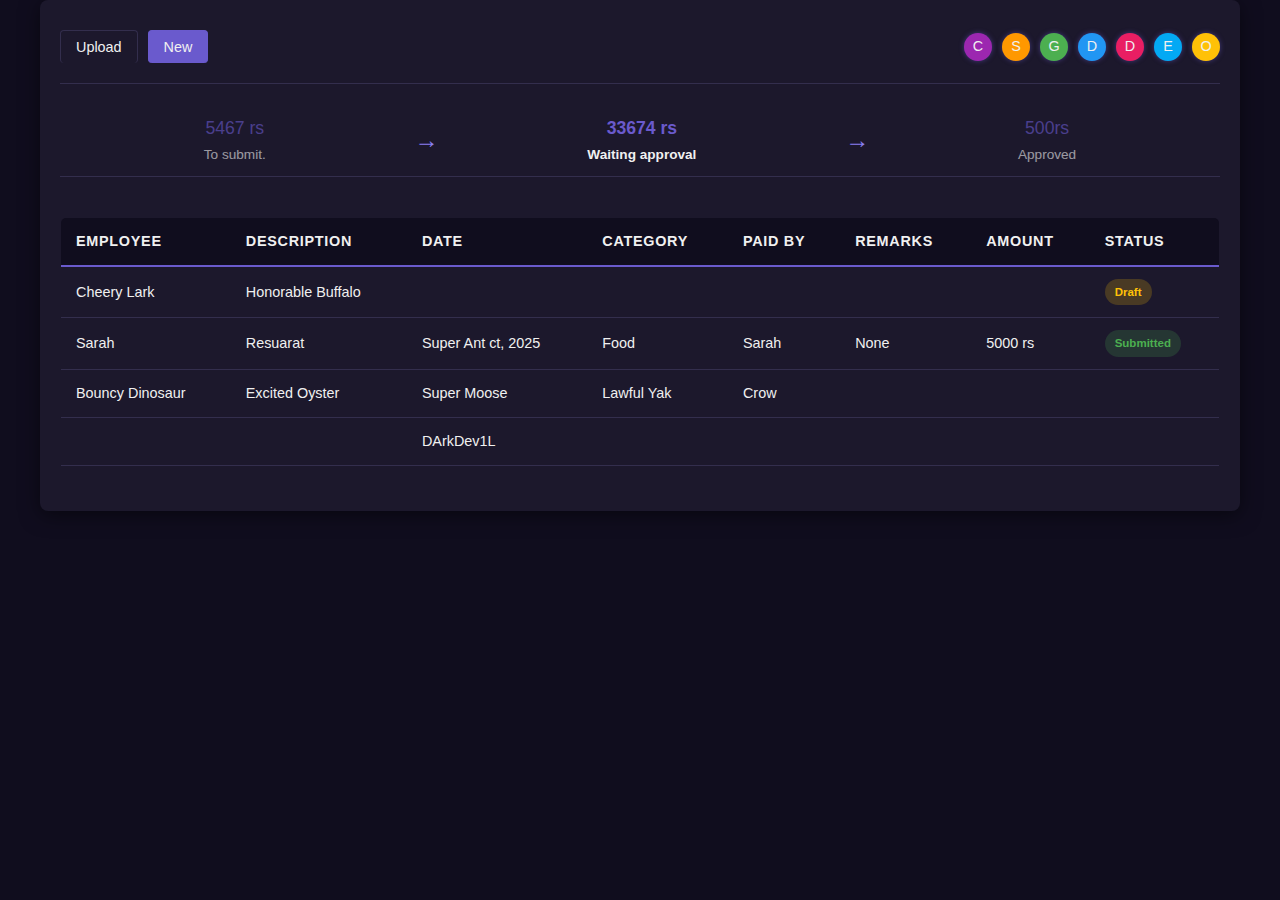
<file: employee/employee1.html>
<!DOCTYPE html>
<html lang="en">
<head>
    <meta charset="UTF-8">
    <meta name="viewport" content="width=device-width, initial-scale=1.0">
    <title>Expense Report Sketch</title>
    <link rel="stylesheet" href="employee1.css">
    <link href="https://fonts.googleapis.com/css2?family=Permanent+Marker&family=Kalam:wght@300;400;700&display=swap" rel="stylesheet">
</head>
<body>
    <div class="container">
        <div class="header">
            <div class="tabs">
                <button class="tab-button" id="upload-tab">Upload</button>
                <button class="tab-button active" id="new-tab">New</button>
            </div>
            <div class="right-menu">
                <span class="menu-item" style="background-color: #9C27B0;">C</span>
                <span class="menu-item" style="background-color: #FF9800;">S</span>
                <span class="menu-item" style="background-color: #4CAF50;">G</span>
                <span class="menu-item" style="background-color: #2196F3;">D</span>
                <span class="menu-item" style="background-color: #E91E63;">D</span>
                <span class="menu-item" style="background-color: #03A9F4;">E</span>
                <span class="menu-item" style="background-color: #FFC107;">O</span>
            </div>
        </div>

        <div class="workflow-bar">
            <div class="status-step">
                <p>5467 rs</p>
                <p>To submit.</p>
            </div>
            <span class="arrow-line">→</span>
            <div class="status-step active-step">
                <p>33674 rs</p>
                <p>Waiting approval</p>
            </div>
            <span class="arrow-line">→</span>
            <div class="status-step">
                <p>500rs</p>
                <p>Approved</p>
            </div>
        </div>
        
        <div class="table-container">
            <table>
                <thead>
                    <tr>
                        <th class="employee-col">Employee</th>
                        <th class="description-col">Description</th>
                        <th class="date-col">Date</th>
                        <th class="category-col">Category</th>
                        <th class="paidby-col">Paid By</th>
                        <th class="remarks-col">Remarks</th>
                        <th class="amount-col">Amount</th>
                        <th class="status-col">Status</th>
                    </tr>
                </thead>
                <tbody>
                    <tr id="row-1">
                        <td class="employee-col">Cheery Lark</td>
                        <td class="description-col">Honorable Buffalo</td>
                        <td class="date-col"></td>
                        <td class="category-col"></td>
                        <td class="paidby-col"></td>
                        <td class="remarks-col"></td>
                        <td class="amount-col"></td>
                        <td class="status-col"><span class="status draft" data-status="Draft">Draft</span></td>
                    </tr>
                    <tr id="row-2">
                        <td class="employee-col">Sarah</td>
                        <td class="description-col">Resuarat</td>
                        <td class="date-col">Super Ant ct, 2025</td>
                        <td class="category-col">Food</td>
                        <td class="paidby-col">Sarah</td>
                        <td class="remarks-col">None</td>
                        <td class="amount-col">5000 rs</td>
                        <td class="status-col"><span class="status submitted" data-status="Submitted">Submitted</span></td>
                    </tr>
                    <tr id="row-3">
                        <td class="employee-col">Bouncy Dinosaur</td>
                        <td class="description-col">Excited Oyster</td>
                        <td class="date-col">Super Moose</td>
                        <td class="category-col">Lawful Yak</td>
                        <td class="paidby-col">Crow</td>
                        <td class="remarks-col"></td>
                        <td class="amount-col"></td>
                        <td class="status-col"></td>
                    </tr>
                    <tr id="row-4">
                        <td class="employee-col"></td>
                        <td class="description-col"></td>
                        <td class="date-col">DArkDev1L</td>
                        <td class="category-col"></td>
                        <td class="paidby-col"></td>
                        <td class="remarks-col"></td>
                        <td class="amount-col"></td>
                        <td class="status-col"></td>
                    </tr>
                    <tr id="row-5">
                        <td class="employee-col"></td>
                        <td class="description-col"></td>
                        <td class="date-col"></td>
                        <td class="category-col"></td>
                        <td class="paidby-col"></td>
                        <td class="remarks-col"></td>
                        <td class="amount-col"></td>
                        <td class="status-col"></td>
                    </tr>
                </tbody>
            </table>
        </div>
    </div>
    <script src="employee1.js"></script>
</body>
</html>
</file>
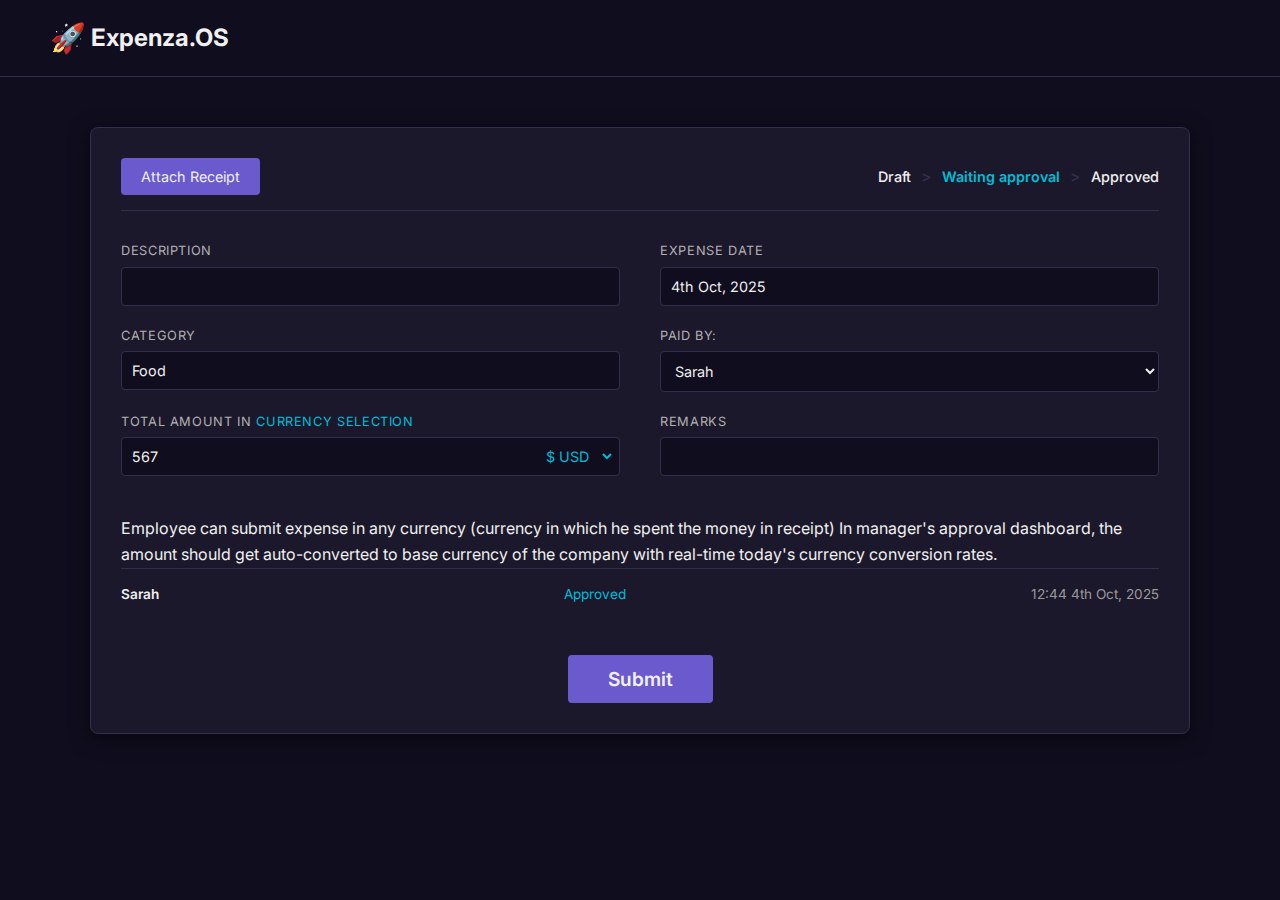
<file: employee/employee2.html>
<!DOCTYPE html>
<html lang="en">
<head>
    <meta charset="UTF-8">
    <meta name="viewport" content="width=device-width, initial-scale=1.0">
    <title>Expense Submission Form</title>
    <link rel="stylesheet" href="employee2.css"> 
</head>
<body class="form-page">

<header class="top-header">
    <a href="#" class="logo">
        <span class="logo-icon">🚀</span> Expenza.OS
    </a>
</header>
    
<div class="form-container">
        <div class="form-header">
            <button class="attach-button">Attach Receipt</button>
            <div class="workflow-status">
                <span class="status-item">Draft</span>
                <span class="separator">&gt;</span>
                <span class="status-item active">Waiting approval</span>
                <span class="separator">&gt;</span>
                <span class="status-item">Approved</span>
            </div>
        </div>

        <form id="expenseForm">
            <div class="form-grid">
                <div class="field-group">
                    <label for="description">Description</label>
                    <input type="text" id="description" name="description" required>
                </div>
                <div class="field-group">
                    <label for="expenseDate">Expense Date</label>
                    <input type="text" id="expenseDate" name="expenseDate" value="4th Oct, 2025" required>
                </div>
                <div class="field-group">
                    <label for="category">Category</label>
                    <input type="text" id="category" name="category" value="Food" required>
                </div>
                <div class="field-group">
                    <label for="paidBy">Paid by: </label>
                    <select id="paidBy" name="paidBy">
                        <option value="Unique Cormorant">Sarah</option>
                        <option value="Unique Cormorant">Micthell</option>
                        <option value="Unique Cormorant">Jhon</option>
                        <option value="Unique Cormorant">Andreas</option>
                    </select>
                </div>
                <div class="field-group">
    <label for="totalAmount">Total amount in <span class="currency-text">currency selection</span></label>
    <div style="position: relative; display: flex; align-items: center;">
        <input type="number" id="totalAmount" name="totalAmount" value="567" required style="padding-right: 60px;">
        <select id="currencySelect" name="currencySelect" style="width: auto; position: absolute; right: 5px; background: transparent; border: none; color: var(--accent-color-blue);">
            <option value="USD">$ USD</option>
            <option value="EUR">€ EUR</option>
            <option value="GBP">£ GBP</option>
            <option value="INR">₹ INR</option>
            <option value="JPY">¥ JPY</option>
        </select>
    </div>
</div>
                <div class="field-group">
                    <label for="remarks">Remarks</label>
                    <input type="text" id="remarks" name="remarks">
                </div>
            </div>
            

                <span class="annotation-arrow"></span>
                Employee can submit expense in any currency (currency in which he spent the money in receipt)
                In manager's approval dashboard, the amount should get auto-converted to base currency of the company with real-time today's currency conversion rates.
            </p>

            <div class="approval-mockup">
                <div class="approval-line">
                    <span class="label">Sarah</span>
                    <span class="label">Approved</span>
                    <span class="label">12:44 4th Oct, 2025</span>
                </div>
            </div>

            <div class="form-footer">
                <button type="submit" class="submit-button">Submit</button>
            </div>
        </form>
    </div>
    <script src="employee2.js"></script>
</body>
</html>
</file>
<file: employee/employee1.css>
/* --- Global Reset and Dark Theme Setup --- */

:root {
    /* Colors inspired by Expenga OS homepage */
    --primary-bg: #100d1e; /* Deep dark background (dark purple/blue) */
    --secondary-bg: #1c182c; /* Slightly lighter background for sections/cards */
    --primary-text: #f0f0f0; /* Off-white text */
    --accent-color: #6a5acd; /* Medium purple accent (used for main links/buttons) */
    --hover-color: #8a7ff2; /* Lighter purple/blue for hover effects */
    --border-color: #332e4d; /* Subtle border color */
    --font-family-sans: 'Inter', sans-serif; /* A common, clean, modern font */
}

/* Import a clean modern font like Inter */
@import url('https://fonts.googleapis.com/css2?family=Inter:wght@100..900&display=swap');

* {
    box-sizing: border-box;
    margin: 0;
    padding: 0;
}

body {
    background-color: var(--primary-bg);
    color: var(--primary-text);
    font-family: var(--font-family-sans);
    line-height: 1.6;
    padding: 0;
    min-height: 100vh;
}

.container {
    max-width: 1200px;
    margin: 0 auto;
    border: none; /* Remove the old chalkboard border */
    padding: 20px;
    position: relative;
    background-color: var(--secondary-bg); /* Use secondary color for the main content area */
    border-radius: 8px; /* Smooth corners */
    box-shadow: 0 4px 20px rgba(0, 0, 0, 0.5); /* Subtle shadow */
}

/* --- Header & Tabs (Now using the Expenga OS style) --- */

.header {
    display: flex;
    justify-content: space-between;
    align-items: center;
    border-bottom: 1px solid var(--border-color);
    padding: 10px 0 20px 0;
    margin-bottom: 20px;
}

.tabs {
    display: flex;
    position: static; /* Remove old positioning */
    gap: 10px;
}

.tab-button {
    background-color: transparent;
    border: 1px solid var(--border-color);
    border-radius: 4px;
    color: var(--primary-text);
    padding: 8px 15px;
    cursor: pointer;
    font-family: var(--font-family-sans);
    font-size: 0.9em;
    transition: all 0.2s ease;
    border-bottom: 1px solid var(--border-border-color); /* Add back the bottom border */
    margin-right: 0;
}

.tab-button:hover {
    background-color: var(--border-color);
}

.tab-button.active {
    background-color: var(--accent-color);
    color: var(--primary-text);
    border-color: var(--accent-color);
}

/* Remove old specific text annotations */
.tab-button#upload-tab::before {
    content: none;
}

.right-menu {
    display: flex;
    gap: 10px;
}

.menu-item {
    display: flex;
    justify-content: center;
    align-items: center;
    width: 28px;
    height: 28px;
    border-radius: 50%;
    font-size: 0.9em;
    font-weight: 500;
    color: var(--primary-text);
    border: none;
    box-shadow: 0 0 5px rgba(106, 90, 205, 0.5); /* Glowing effect for menu items */
}

/* --- Workflow Bar (Styled as a modern progress tracker) --- */

.workflow-bar {
    display: flex;
    align-items: center;
    justify-content: space-between;
    padding: 10px 0;
    margin-bottom: 30px;
    font-family: var(--font-family-sans);
    border-bottom: 1px solid var(--border-color);
}

.status-step {
    text-align: center;
    padding: 0 20px;
    position: relative;
    flex-grow: 1;
    opacity: 0.6;
}

.status-step.active-step {
    opacity: 1;
    font-weight: bold;
}

.status-step p:first-child {
    margin-bottom: 2px;
    font-size: 1.1em;
    color: var(--accent-color); /* Highlight the amount */
}

.status-step p:last-child {
    font-size: 0.85em;
    margin-top: 0;
    color: var(--primary-text);
}

.arrow-line {
    font-size: 1.5em;
    margin: 0 5px;
    color: var(--hover-color);
    font-weight: 300;
    flex-shrink: 0;
}

/* --- Table (Clean, minimalist dark mode table) --- */

.table-container {
    padding-top: 10px;
    overflow-x: auto;
}

table {
    width: 100%;
    border-collapse: collapse;
    font-size: 0.9em;
    border: 1px solid var(--border-color);
    border-radius: 6px;
    overflow: hidden; /* Ensures borders/shadows work properly */
}

th, td {
    padding: 12px 15px;
    text-align: left;
    border-bottom: 1px solid var(--border-color); /* Horizontal lines */
}

th {
    background-color: var(--primary-bg);
    border-bottom: 2px solid var(--accent-color); /* Accent line for header */
    font-family: var(--font-family-sans);
    font-weight: 600;
    color: var(--primary-text);
    text-transform: uppercase;
    letter-spacing: 0.05em;
}

/* Remove vertical lines for a cleaner look */
th, td {
    border-right: none;
}

/* Hover effect on rows for better UX */
tbody tr:hover {
    background-color: rgba(106, 90, 205, 0.1); /* Subtle purple hover */
}

/* Status Badges */
.status {
    padding: 4px 10px;
    border-radius: 20px;
    font-weight: 600;
    border: none;
    cursor: pointer;
    display: inline-block;
    font-family: var(--font-family-sans);
    font-size: 0.8em;
}

.draft {
    background-color: rgba(255, 193, 7, 0.2); /* Yellow background */
    color: #FFC107; /* Yellow text */
}

.submitted {
    background-color: rgba(76, 175, 80, 0.2); /* Green background */
    color: #4CAF50; /* Green text */
}

/* Remove all old chalk/sketch annotations */
.employee-col::before, .table-container::after {
    content: none !important;
}
</file>
<file: employee/employee2.css>
/* --- Global Reset and Dark Theme Setup (Based on Expenga OS Video) --- */

@import url('https://fonts.googleapis.com/css2?family=Inter:wght@100..900&display=swap');
@import url('https://fonts.googleapis.com/css2?family=Kalam:wght@300;400;700&family=Permanent+Marker&display=swap'); /* Keep for compatibility if needed, but 'Inter' is primary */

:root {
    /* Colors inspired by Expenga OS video */
    --primary-bg: #100d1e; /* Deep dark background */
    --secondary-bg: #1c182c; /* Slightly lighter background for cards/containers */
    --primary-text: #f0f0f0; /* Off-white text */
    --accent-color-purple: #6a5acd; /* Primary purple accent */
    --accent-color-blue: #00bcd4; /* Cyan/Blue accent for some elements (like links/hovers) */
    --border-color: #332e4d; /* Subtle border color */
    --font-family-sans: 'Inter', sans-serif;
    --font-family-sketch: 'Kalam', cursive; /* Fallback for sketch elements if needed */
}

* {
    box-sizing: border-box;
    margin: 0;
    padding: 0;
}

body {
    background-color: var(--primary-bg);
    color: var(--primary-text);
    font-family: var(--font-family-sans);
    line-height: 1.6;
    padding: 0;
    min-height: 100vh;
}

/* --- Header & Navigation (Matching Expenga OS Top Bar) --- */

.top-header {
    display: flex;
    justify-content: space-between;
    align-items: center;
    padding: 15px 50px;
    background-color: var(--primary-bg); /* Use primary BG */
    border-bottom: 1px solid var(--border-color);
    position: sticky;
    top: 0;
    z-index: 100;
}

.logo {
    display: flex;
    align-items: center;
    font-size: 1.5em;
    font-weight: 700;
    color: var(--primary-text);
    text-decoration: none;
}

.logo-icon {
    /* Placeholder for a logo icon (e.g., a simple SVG or font icon) */
    color: var(--accent-color-purple);
    margin-right: 5px;
    font-size: 1.2em;
}

.nav-links a {
    color: var(--primary-text);
    text-decoration: none;
    margin-left: 25px;
    font-size: 0.9em;
    font-weight: 500;
    transition: color 0.2s;
}

.nav-links a:hover {
    color: var(--accent-color-blue);
}

.auth-buttons button {
    font-family: var(--font-family-sans);
    font-size: 0.9em;
    padding: 8px 18px;
    margin-left: 10px;
    border-radius: 4px;
    cursor: pointer;
    transition: background-color 0.2s;
    border: none; /* Remove sketch border */
    margin-top: 0;
}

.auth-buttons .login-btn {
    background: transparent;
    color: var(--primary-text);
    border: 1px solid var(--border-color);
}

.auth-buttons .login-btn:hover {
    border-color: var(--accent-color-blue);
    color: var(--accent-color-blue);
}

.auth-buttons .signup-btn {
    background-color: var(--accent-color-purple);
    color: var(--primary-text);
    font-weight: 600;
}

.auth-buttons .signup-btn:hover {
    background-color: var(--hover-color); /* Need a hover color variable */
    filter: brightness(1.2);
}

/* --- Main Container Styling (Applied to both index.html .container and form.html .form-container) --- */

.container, .form-container {
    max-width: 1100px; /* Wider container for modern feel */
    margin: 50px auto;
    border: 1px solid var(--border-color); /* Clean border */
    padding: 30px;
    background-color: var(--secondary-bg); 
    box-shadow: 0 4px 20px rgba(0, 0, 0, 0.5); /* Subtle shadow */
    border-radius: 8px;
    position: relative;
}

/* --- Global Elements (Form Fields) --- */

input[type="text"], input[type="number"], select {
    background: var(--primary-bg); /* Dark background for inputs */
    border: 1px solid var(--border-color);
    border-radius: 4px;
    color: var(--primary-text);
    padding: 10px;
    width: 100%;
    font-family: var(--font-family-sans);
    font-size: 0.9em;
    outline: none;
    transition: border-color 0.2s;
}

input[type="text"]:focus, input[type="number"]:focus, select:focus {
    border-color: var(--accent-color-purple);
}

/* --- FORM.HTML Specific Styles (Modernized) --- */

.form-header {
    display: flex;
    justify-content: space-between;
    align-items: center;
    border-bottom: 1px solid var(--border-color);
    padding-bottom: 15px;
    margin-bottom: 30px;
}

.attach-button {
    font-family: var(--font-family-sans);
    font-size: 0.9em;
    background-color: var(--accent-color-purple);
    border: none;
    color: var(--primary-text);
    padding: 10px 20px;
    border-radius: 4px;
    transition: background-color 0.2s;
}
.attach-button:hover {
    filter: brightness(1.1);
}

.workflow-status {
    display: flex;
    gap: 10px;
    align-items: center;
    font-family: var(--font-family-sans);
    font-size: 0.9em;
    font-weight: 500;
}

.separator {
    color: var(--border-color);
    font-size: 1.1em;
}

.status-item.active {
    color: var(--accent-color-blue);
    text-decoration: none;
    font-weight: 600;
}

.form-grid {
    display: grid;
    grid-template-columns: 1fr 1fr;
    gap: 20px 40px;
    margin-bottom: 40px;
}

.field-group label {
    display: block;
    font-size: 0.8em;
    margin-bottom: 5px;
    color: #b0b0b0; /* Lighter grey label */
    text-transform: uppercase;
    letter-spacing: 0.05em;
}

.currency-symbol {
    position: absolute;
    right: 10px;
    bottom: 10px;
    font-size: 1em;
    color: var(--accent-color-blue);
    pointer-events: none; /* Prevents symbol from interfering with input click */
}

.currency-text {
    text-decoration: none; /* Remove sketch underline */
    color: var(--accent-color-blue);
}

/* Annotation (Currency Conversion Note) - Styled as a modern hint box */
.annotation-text {
    background: var(--primary-bg);
    border: 1px dashed var(--accent-color-purple);
    border-radius: 4px;
    padding: 15px;
    margin: 20px 0;
    font-size: 0.85em;
    position: relative;
    color: #ccc;
    line-height: 1.4;
}
/* Remove sketch annotations */
.annotation-text::before, .footer-note, .footer-note-right {
    content: none !important;
}

/* Approval Mockup */
.approval-mockup {
    border-top: 1px solid var(--border-color);
    padding-top: 15px;
    margin-bottom: 30px;
    font-family: var(--font-family-sans);
    font-size: 0.85em;
    color: #999;
}

.approval-line {
    display: flex;
    justify-content: space-between;
}
.approval-line .label:first-child { font-weight: 600; color: var(--primary-text); }
.approval-line .label:nth-child(2) { color: var(--accent-color-blue); }

/* Form Footer (Submit Button) */
.form-footer {
    display: flex;
    justify-content: center;
    align-items: center;
    padding-top: 20px;
}

/* Annotation (Currency Conversion Note) - Styled as a modern hint box */
/* ... existing styles for .annotation-text ... */

/* Remove sketch annotations */
.annotation-text::before, .footer-note, .footer-note-right, .annotation-arrow { 
    content: none !important; 
    display: none !important; /* Adding display: none for safety */
}

/* Also remove the old currency symbol if it was a span */
.currency-symbol {
    /* Kept for reference but is removed from HTML in the fix above */
    display: none;
}

.submit-button {
    font-family: var(--font-family-sans);
    font-size: 1.2em;
    padding: 12px 40px;
    background-color: var(--accent-color-purple);
    border: none;
    color: var(--primary-text);
    border-radius: 4px;
    font-weight: 600;
}

/* --- UPLOAD SUCCESS MODAL (Modernized) --- */
.modal-overlay {
    /* Styles remain functional, just remove the sketch font/border */
    position: fixed;
    top: 0;
    left: 0;
    width: 100%;
    height: 100%;
    background-color: rgba(0, 0, 0, 0.85);
    display: flex;
    justify-content: center;
    align-items: center;
    z-index: 1000;
    display: none; 
}

.modal-content {
    background-color: var(--secondary-bg);
    border: 1px solid var(--accent-color-purple);
    border-radius: 8px;
    padding: 40px 60px;
    text-align: center;
    font-family: var(--font-family-sans);
    font-size: 1.2em;
    font-weight: 600;
    color: var(--accent-color-blue);
    box-shadow: 0 0 20px var(--accent-color-purple);
}
</file>
